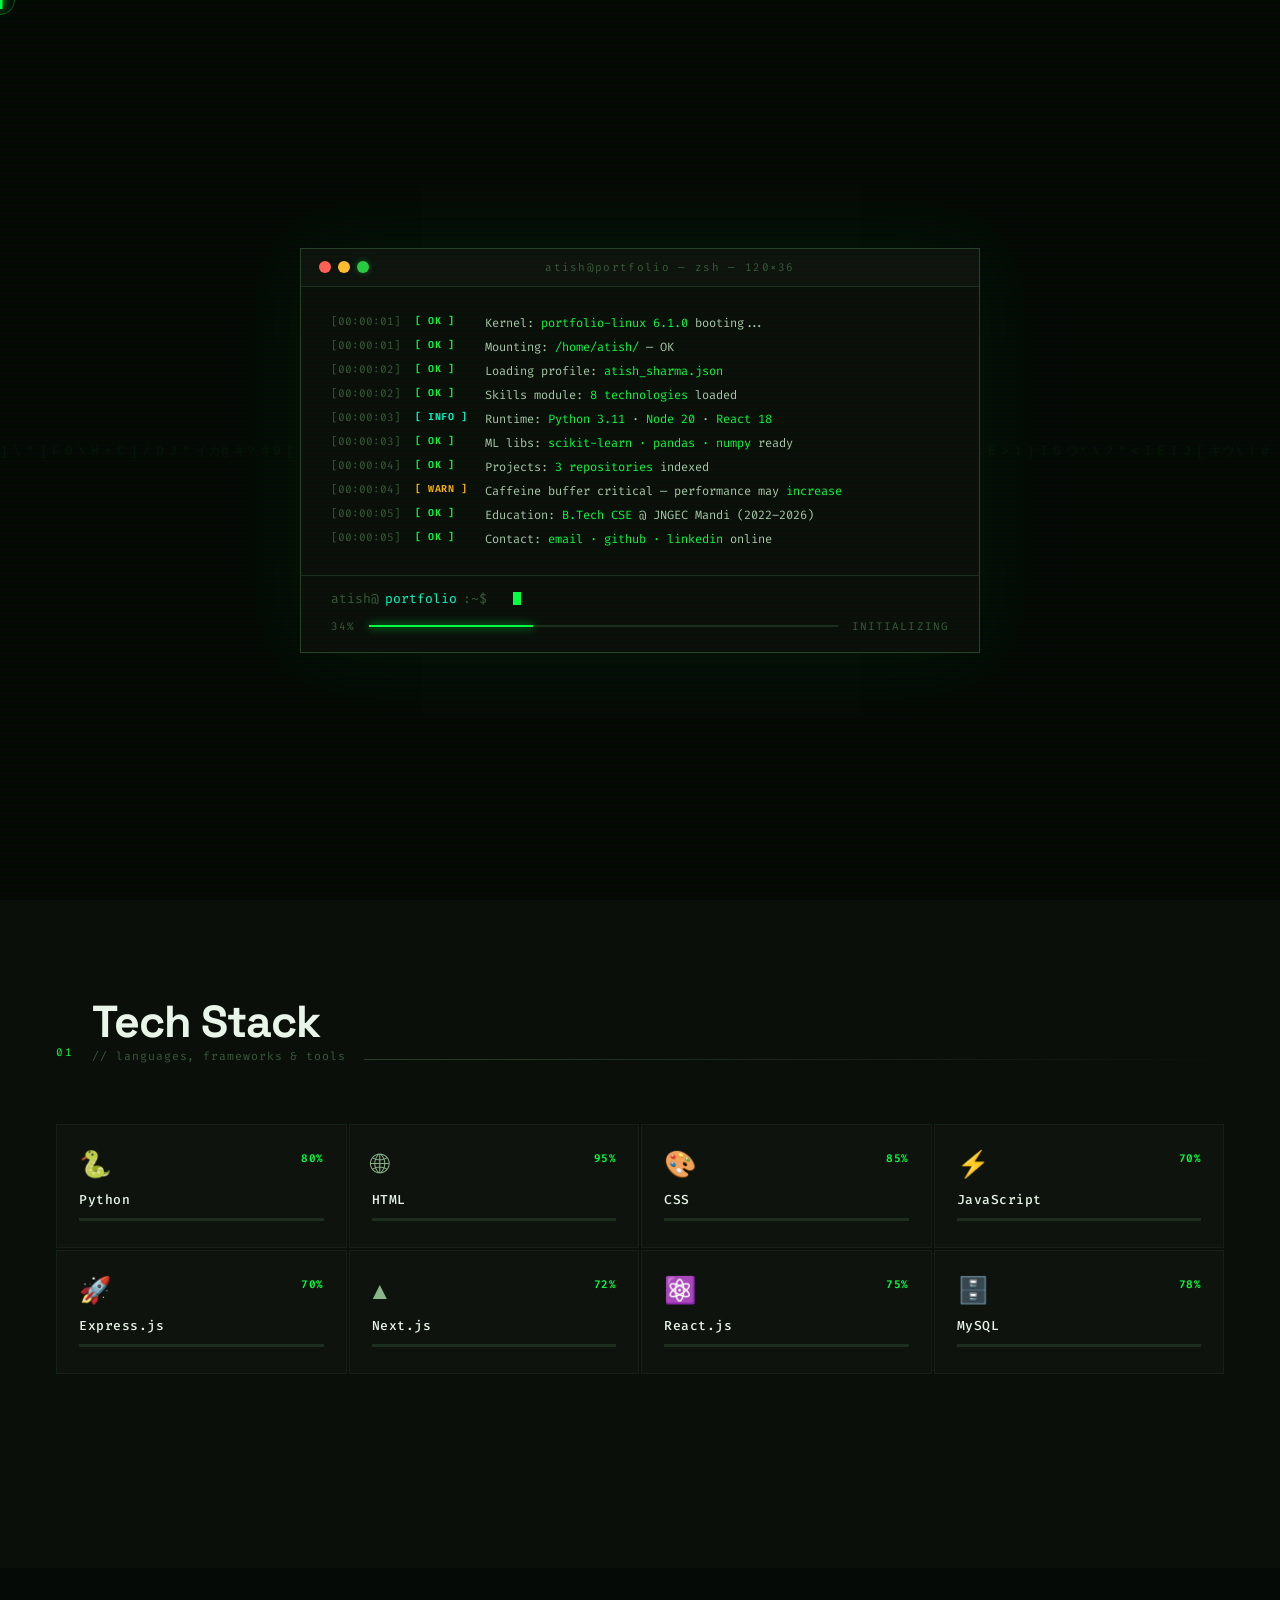
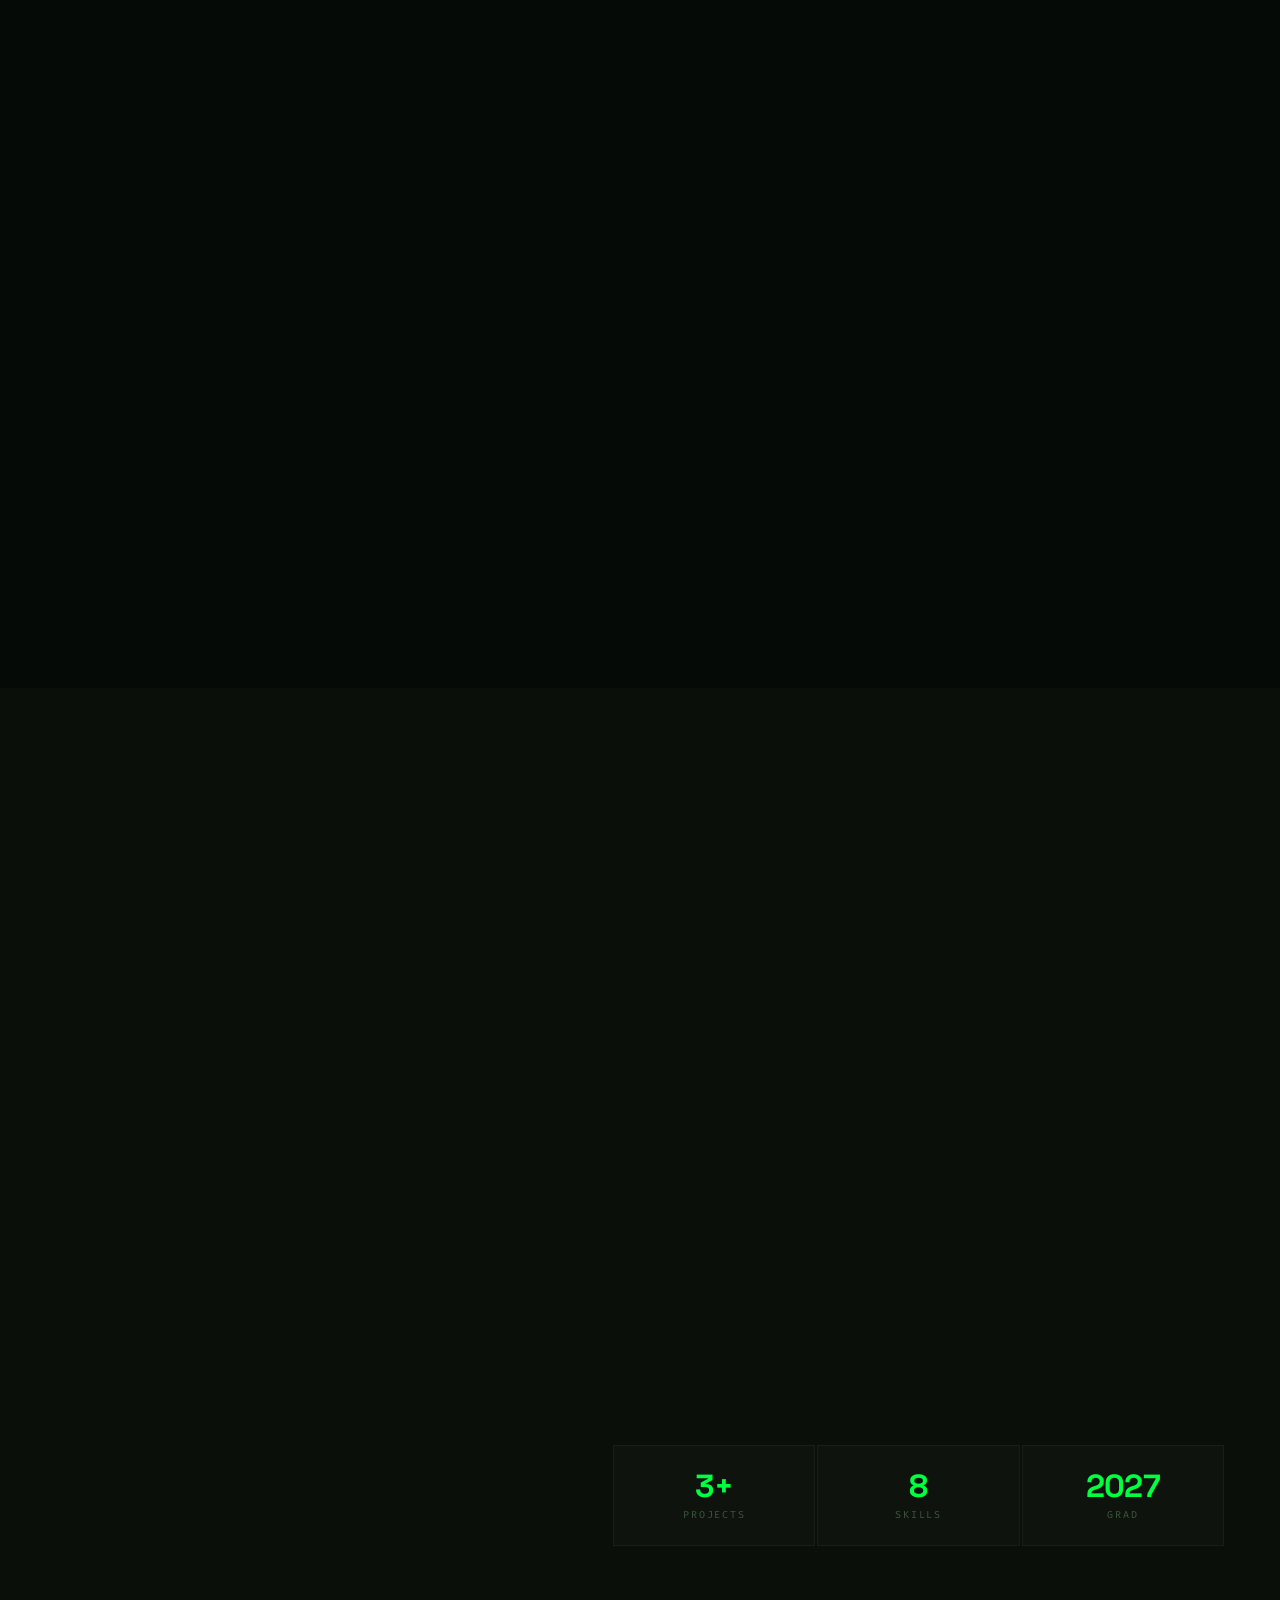
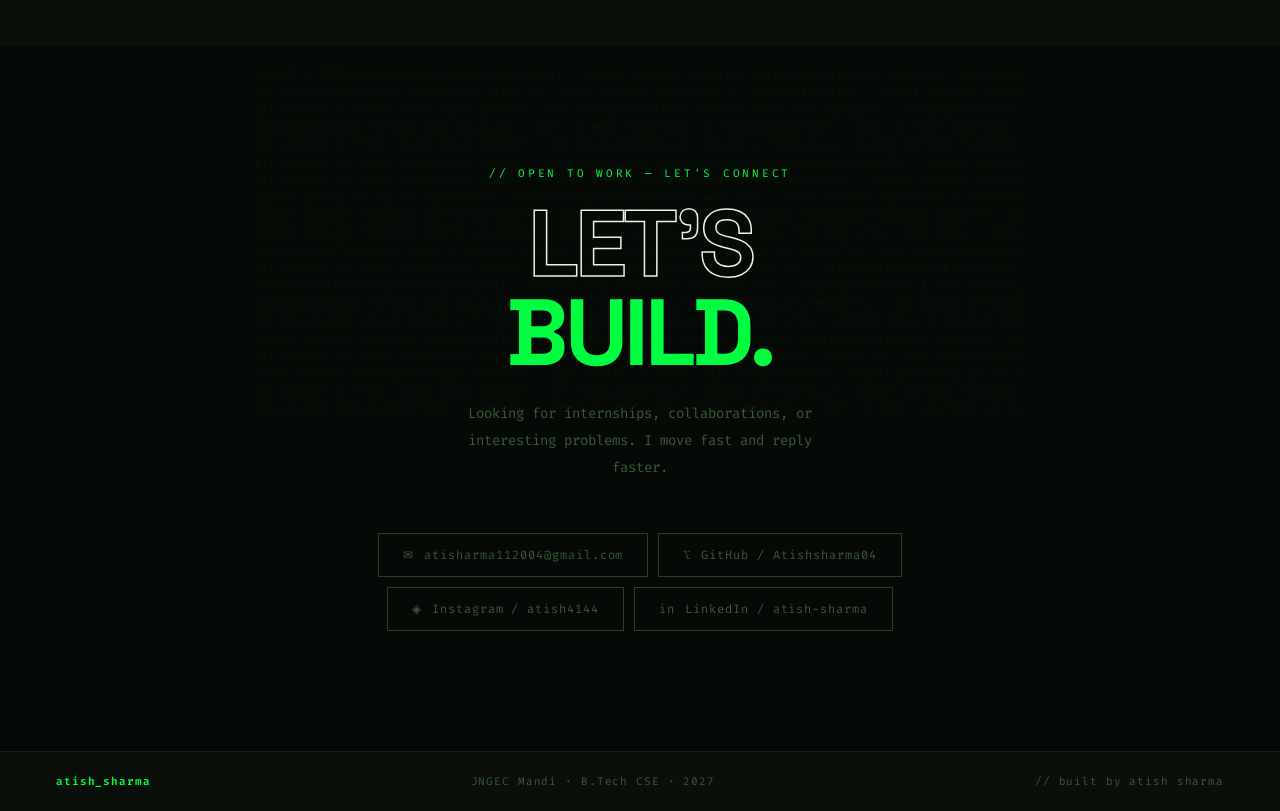
<file: index.html>
<!DOCTYPE html>
<html lang="en">
<head>
<meta charset="UTF-8">
<meta name="viewport" content="width=device-width, initial-scale=1.0">
<title>Atish Sharma — Developer</title>
<link href="https://fonts.googleapis.com/css2?family=Space+Grotesk:wght@400;500;600;700&family=Fira+Code:wght@300;400;500;600&display=swap" rel="stylesheet">
<link rel="stylesheet" href="style.css">
</head>
<body>

<!-- BOOT -->
<div id="boot">
  <canvas id="matrixCanvas"></canvas>
  <div class="boot-shell">
    <div class="boot-titlebar">
      <div class="tbar-dots">
        <div class="tbar-dot"></div><div class="tbar-dot"></div><div class="tbar-dot"></div>
      </div>
      <div class="tbar-title">atish@portfolio — zsh — 120×36</div>
    </div>
    <div class="boot-body" id="bootLog"></div>
    <div class="boot-footer">
      <div class="boot-prompt-line">
        <span style="color:var(--muted)">atish@</span><span class="p">portfolio</span>
        <span style="color:var(--muted)">:~$</span>&nbsp;
        <span id="bootTyped"></span><span style="display:inline-block;width:8px;height:13px;background:var(--green);animation:curBlink .9s step-end infinite;vertical-align:middle"></span>
      </div>
      <div class="boot-pbar-wrap">
        <span id="bootPct">0%</span>
        <div class="boot-pbar"><div class="boot-pbar-fill" id="bootFill"></div></div>
        <span>INITIALIZING</span>
      </div>
    </div>
  </div>
</div>

<!-- CURSOR -->
<div class="cur-dot" id="curDot"></div>
<div class="cur-ring" id="curRing"></div>

<!-- NAV -->
<nav id="mainNav">
  <div class="nav-logo">
    <span class="dim">~/</span>atish_sharma<span class="nb"></span>
  </div>
  <ul class="nav-links">
    <li><a href="#skills">skills</a></li>
    <li><a href="#projects">projects</a></li>
    <li><a href="#about">about</a></li>
    <li><a href="#contact">contact</a></li>
  </ul>
  <div class="nav-right"><div class="pdot"></div><span>open to work</span></div>
</nav>

<!-- HERO -->
<section id="hero">
  <div class="hero-left">
    <div class="hero-eyebrow">full-stack developer &amp; ai/ml engineer</div>
    <h1 class="hero-name">
      <span class="l1">ATISH</span>
      <span class="l2" data-text="SHARMA">SHARMA</span>
    </h1>
    <div class="hero-role">B.Tech CSE · JNGEC Mandi · Class of 2027</div>
    <p class="hero-desc">
      Building scalable, intelligent applications at the intersection of full-stack development and AI/ML. 
      I care about clean systems, good abstractions, and software that actually works.
    </p>
    <div class="hero-cta">
      <a href="#projects" class="btn btn-solid"><span>▶</span> view_projects()</a>
      <a href="#contact" class="btn btn-ghost"><span>✉</span> get_in_touch()</a>
    </div>
  </div>
  </div>

  <div class="hero-bar">
    <div class="hbar-item"><div class="hbar-val">3+</div><div class="hbar-key">// projects</div></div>
    <div class="hbar-item"><div class="hbar-val">8</div><div class="hbar-key">// technologies</div></div>
    <div class="hbar-item"><div class="hbar-val">'26</div><div class="hbar-key">// grad year</div></div>
    <div class="hbar-item"><div class="hbar-val">∞</div><div class="hbar-key">// curiosity</div></div>
  </div>
</section>

<!-- SKILLS -->
<section id="skills">
  <div class="sec-head reveal">
    <span class="sec-num">01</span>
    <div class="sec-label">
      <h2 class="sec-title">Tech Stack</h2>
      <div class="sec-comment">// languages, frameworks &amp; tools</div>
    </div>
    <div class="sec-rule"></div>
  </div>
  <div class="skills-grid">
    <div class="sk-card reveal rd1"><div class="sk-top"><span class="sk-icon">🐍</span><span class="sk-pct">80%</span></div><div class="sk-name">Python</div><div class="sk-bar-wrap"><div class="sk-bar-fill" data-w="80"></div></div></div>
    <div class="sk-card reveal rd2"><div class="sk-top"><span class="sk-icon">🌐</span><span class="sk-pct">95%</span></div><div class="sk-name">HTML</div><div class="sk-bar-wrap"><div class="sk-bar-fill" data-w="95"></div></div></div>
    <div class="sk-card reveal rd3"><div class="sk-top"><span class="sk-icon">🎨</span><span class="sk-pct">85%</span></div><div class="sk-name">CSS</div><div class="sk-bar-wrap"><div class="sk-bar-fill" data-w="85"></div></div></div>
    <div class="sk-card reveal rd4"><div class="sk-top"><span class="sk-icon">⚡</span><span class="sk-pct">70%</span></div><div class="sk-name">JavaScript</div><div class="sk-bar-wrap"><div class="sk-bar-fill" data-w="70"></div></div></div>
    <div class="sk-card reveal rd1"><div class="sk-top"><span class="sk-icon">🚀</span><span class="sk-pct">70%</span></div><div class="sk-name">Express.js</div><div class="sk-bar-wrap"><div class="sk-bar-fill" data-w="70"></div></div></div>
    <div class="sk-card reveal rd2"><div class="sk-top"><span class="sk-icon">▲</span><span class="sk-pct">72%</span></div><div class="sk-name">Next.js</div><div class="sk-bar-wrap"><div class="sk-bar-fill" data-w="72"></div></div></div>
    <div class="sk-card reveal rd3"><div class="sk-top"><span class="sk-icon">⚛️</span><span class="sk-pct">75%</span></div><div class="sk-name">React.js</div><div class="sk-bar-wrap"><div class="sk-bar-fill" data-w="75"></div></div></div>
    <div class="sk-card reveal rd4"><div class="sk-top"><span class="sk-icon">🗄️</span><span class="sk-pct">78%</span></div><div class="sk-name">MySQL</div><div class="sk-bar-wrap"><div class="sk-bar-fill" data-w="78"></div></div></div>
  </div>
  <div class="reveal" style="margin-top:20px">
    <div class="also-title">// also familiar with</div>
    <div class="also-tags">
      <span class="also-tag">scikit-learn</span><span class="also-tag">pandas</span><span class="also-tag">numpy</span>
      <span class="also-tag">matplotlib</span><span class="also-tag">git</span><span class="also-tag">REST APIs</span>
      <span class="also-tag">audio DSP</span><span class="also-tag">NLP</span><span class="also-tag">linux</span>
    </div>
  </div>
</section>

<!-- PROJECTS -->
<section id="projects">
  <div class="sec-head reveal">
    <span class="sec-num">02</span>
    <div class="sec-label">
      <h2 class="sec-title">Projects</h2>
      <div class="sec-comment">// selected work — ai, ml &amp; full-stack</div>
    </div>
    <div class="sec-rule"></div>
  </div>
  <div class="proj-grid">
    <div class="proj-card reveal rd1">
      <div class="proj-top">
        <span class="proj-folder">📁</span>
        <div class="proj-links-row"><a href="https://github.com/Atishsharma04" target="_blank" class="proj-lnk">↗ code</a></div>
      </div>
      <div class="proj-cat">AI · Machine Learning</div>
      <div class="proj-title">Spam Detection System</div>
      <div class="proj-desc">ML classifier distinguishing spam from legitimate messages with 98%+ accuracy. Implements NLP preprocessing pipelines, TF-IDF feature extraction, and ensemble classifier tuning.</div>
      <div class="proj-tags">
        <span class="proj-tag">Python</span><span class="proj-tag">NLP</span><span class="proj-tag">Scikit-learn</span><span class="proj-tag">Pandas</span>
      </div>
      <div class="proj-num">01</div>
    </div>
    <div class="proj-card reveal rd2">
      <div class="proj-top">
        <span class="proj-folder">📁</span>
        <div class="proj-links-row"><a href="https://github.com/Atishsharma04" target="_blank" class="proj-lnk">↗ code</a></div>
      </div>
      <div class="proj-cat">Data Science · ML</div>
      <div class="proj-title">House Price Predictor</div>
      <div class="proj-desc">Regression model estimating real-estate prices based on location, size and 15+ features. Full pipeline from data cleaning through model evaluation and visualisation dashboards.</div>
      <div class="proj-tags">
        <span class="proj-tag">Python</span><span class="proj-tag">Regression</span><span class="proj-tag">Pandas</span><span class="proj-tag">Matplotlib</span>
      </div>
      <div class="proj-num">02</div>
    </div>
    <div class="proj-card reveal rd3">
      <div class="proj-top">
        <span class="proj-folder">📁</span>
        <div class="proj-links-row"><a href="https://github.com/Atishsharma04" target="_blank" class="proj-lnk">↗ code</a></div>
      </div>
      <div class="proj-cat">AI · Audio Engineering</div>
      <div class="proj-title">Audio Pipeline</div>
      <div class="proj-desc">End-to-end audio processing system — raw signal preprocessing, spectral feature extraction (MFCCs, FFT), and integration with speech recognition backends for real-time transcription.</div>
      <div class="proj-tags">
        <span class="proj-tag">Python</span><span class="proj-tag">Audio DSP</span><span class="proj-tag">Speech Rec.</span><span class="proj-tag">AI</span>
      </div>
      <div class="proj-num">03</div>
    </div>
  </div>
</section>

<!-- ABOUT -->
<section id="about">
  <div class="sec-head reveal">
    <span class="sec-num">03</span>
    <div class="sec-label">
      <h2 class="sec-title">About Me</h2>
      <div class="sec-comment">// the human behind the keyboard</div>
    </div>
    <div class="sec-rule"></div>
  </div>
  <div class="about-layout">
    <div class="about-me reveal">
      <div class="about-tag">// bio.txt</div>
      <div class="about-name">Atish Sharma</div>
      <p class="about-para">I'm a <em>Computer Science student</em> at JNGEC Mandi building software that's fast, reliable, and solves real problems. My work spans <strong>full-stack web development</strong> and <strong>AI/ML engineering</strong> — I like understanding the full picture, not just one layer.</p>
      <p class="about-para">I got into AI because I wanted to understand what machines can actually learn from data — not just call an API. Every project I build, I'm thinking about the system design, edge cases, and what happens at scale.</p>
      <p class="about-para">When I'm not coding I'm reading about distributed systems, trying to break my own code, or pushing my LeetCode streak. <em>I write clean code, document it properly, and ship things that work.</em></p>
      <div class="about-chips">
        <span class="about-chip green">● available for internships</span>
        <span class="about-chip">clean code advocate</span>
        <span class="about-chip">system design nerd</span>
        <span class="about-chip">ml curious</span>
      </div>
    </div>
    <div class="about-right">
      <div class="edu-card reveal rd2">
        <div class="edu-label">// education.json</div>
        <div class="edu-title">Education</div>
        <div class="edu-row"><span class="edu-k">degree</span><span class="edu-v">B.Tech — Computer Science</span></div>
        <div class="edu-row"><span class="edu-k">institute</span><span class="edu-v">JNGEC Mandi, HP</span></div>
        <div class="edu-row"><span class="edu-k">duration</span><span class="edu-v">2023 — 2027</span></div>
        <div class="edu-row"><span class="edu-k">status</span><span class="edu-v live">currently pursuing</span></div>
        <div class="edu-row"><span class="edu-k">leetcode</span><span class="edu-v"><a href="https://leetcode.com/u/atishsharma04" target="_blank" style="color:var(--amber);text-decoration:none">@atishsharma04 ↗</a></span></div>
        <div class="edu-row"><span class="edu-k">github</span><span class="edu-v"><a href="https://github.com/Atishsharma04" target="_blank" style="color:var(--cyan);text-decoration:none">@Atishsharma04 ↗</a></span></div>
      </div>
      <div class="stat-row reveal rd3">
        <div class="stat-box"><div class="stat-val">3+</div><div class="stat-key">projects</div></div>
        <div class="stat-box"><div class="stat-val">8</div><div class="stat-key">skills</div></div>
        <div class="stat-box"><div class="stat-val">2027</div><div class="stat-key">grad</div></div>
      </div>
    </div>
  </div>
</section>

<!-- CONTACT -->
<section id="contact">
  <div class="contact-bg" id="contactBg"></div>
  <div class="contact-inner reveal">
    <div class="contact-pre">open to work — let's connect</div>
    <h2 class="contact-h">
      <span class="outline">LET'S</span><br>
      <span class="green">BUILD.</span>
    </h2>
    <p class="contact-sub">Looking for internships, collaborations, or interesting problems. I move fast and reply faster.</p>
    <div class="contact-grid">
      <a href="mailto:atisharma112004@gmail.com" class="c-btn"><span>✉</span><span>atisharma112004@gmail.com</span></a>
      <a href="https://github.com/Atishsharma04" target="_blank" class="c-btn"><span>⌥</span><span>GitHub / Atishsharma04</span></a>
      <a href="https://instagram.com/atish4144" target="_blank" class="c-btn"><span>◈</span><span>Instagram / atish4144</span></a>
      <a href="https://www.linkedin.com/in/atish-sharma-8946a7356" target="_blank" class="c-btn"><span>in</span><span>LinkedIn / atish-sharma</span></a>
    </div>
  </div>
</section>

<div class="dev3d-wrapper">

<div class="dev3d-card" id="devCard">

<div class="card-inner">

<!-- FRONT SIDE -->
<div class="card-front">

<div class="dev3d-header">
<div class="dev3d-dots">
<span></span><span></span><span></span>
</div>
<div class="dev3d-title">terminal.sh</div>
</div>

<div class="dev3d-body">

<img src="download (3).jpg" class="dev3d-avatar">

<div class="dev3d-name">Atish Sharma</div>

<div class="dev3d-terminal">
<span class="prompt">atish@dev:~$</span>
<span id="terminalText"></span>
<span class="blink"></span>
</div>

<div class="dev3d-buttons">
<a href="#projects" class="dev3d-btn">Projects</a>
<a href="https://github.com/Atishsharma04" target="_blank" class="dev3d-btn outline">GitHub</a>
</div>

</div>
</div>


<!-- BACK SIDE -->
<div class="card-back">

<img src="backpic.jpg" class="back-photo">

<div class="back-text">
sudo access --granted
</div>

</div>

</div>
</div>

</div>
<!-- 3D Developer Card -->
<!-- <div class="dev3d-wrapper">
  <div class="dev3d-card" id="devCard">

    <div class="dev3d-header">
      <div class="dev3d-dots">
        <span></span><span></span><span></span>
      </div>
      <div class="dev3d-title">terminal.sh</div>
    </div>

    <div class="dev3d-body"> -->

      <!-- use real image -->
      <!-- <img src="https://avatars.githubusercontent.com/u/583231?v=4" class="dev3d-avatar">

      <div class="dev3d-name">Atish Sharma</div>

      <div class="dev3d-terminal">
        <span class="prompt">atish@dev:~$</span>
        <span id="terminalText"></span>
        <span class="blink"></span>
      </div>

      <div class="dev3d-buttons">
        <a href="#projects" class="dev3d-btn">Projects</a>
        <a href="https://github.com/Atishsharma04" target="_blank" class="dev3d-btn outline">GitHub</a>
      </div>

    </div>
  </div>
</div> -->

<footer>
  <div class="footer-logo">atish_sharma</div>
  <div>JNGEC Mandi · B.Tech CSE · 2027</div>
  <div>// built by atish sharma</div>
</footer>

<script src="script.js"></script>
</body>
</html>
</file>
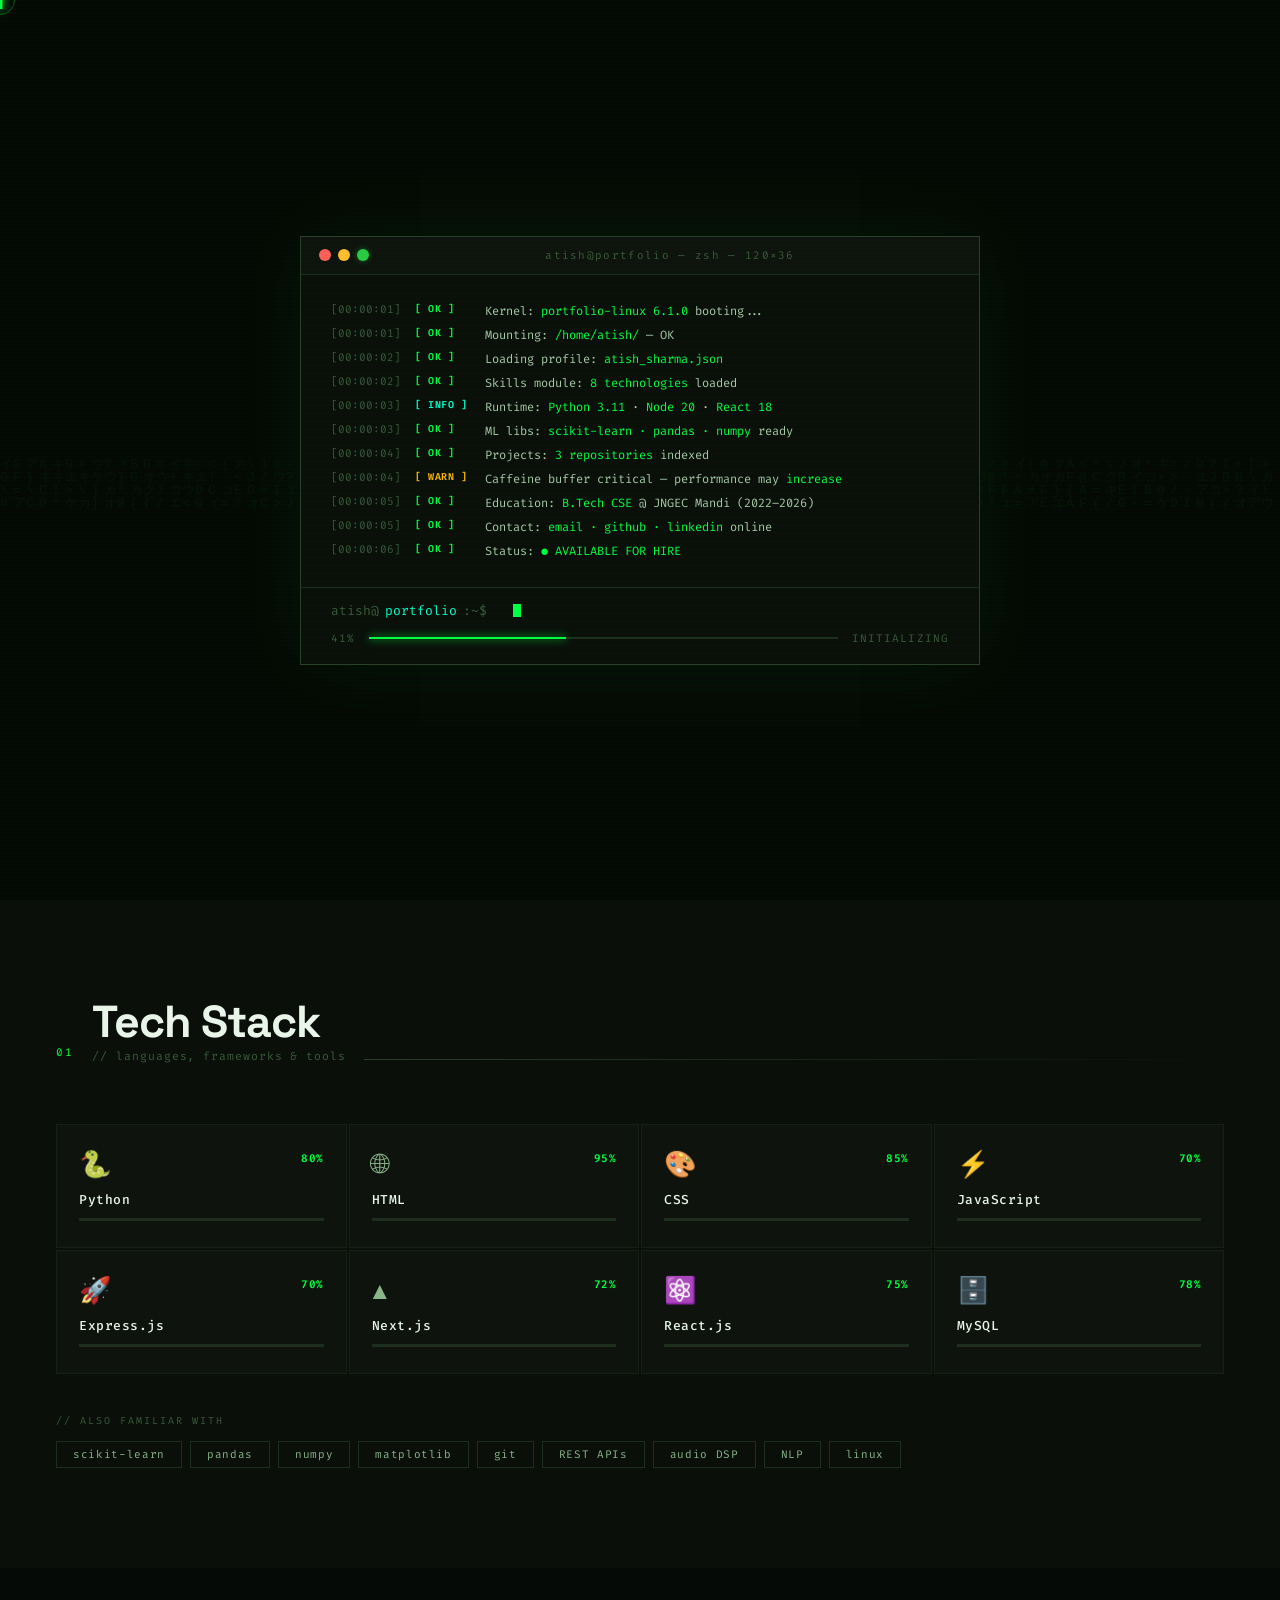
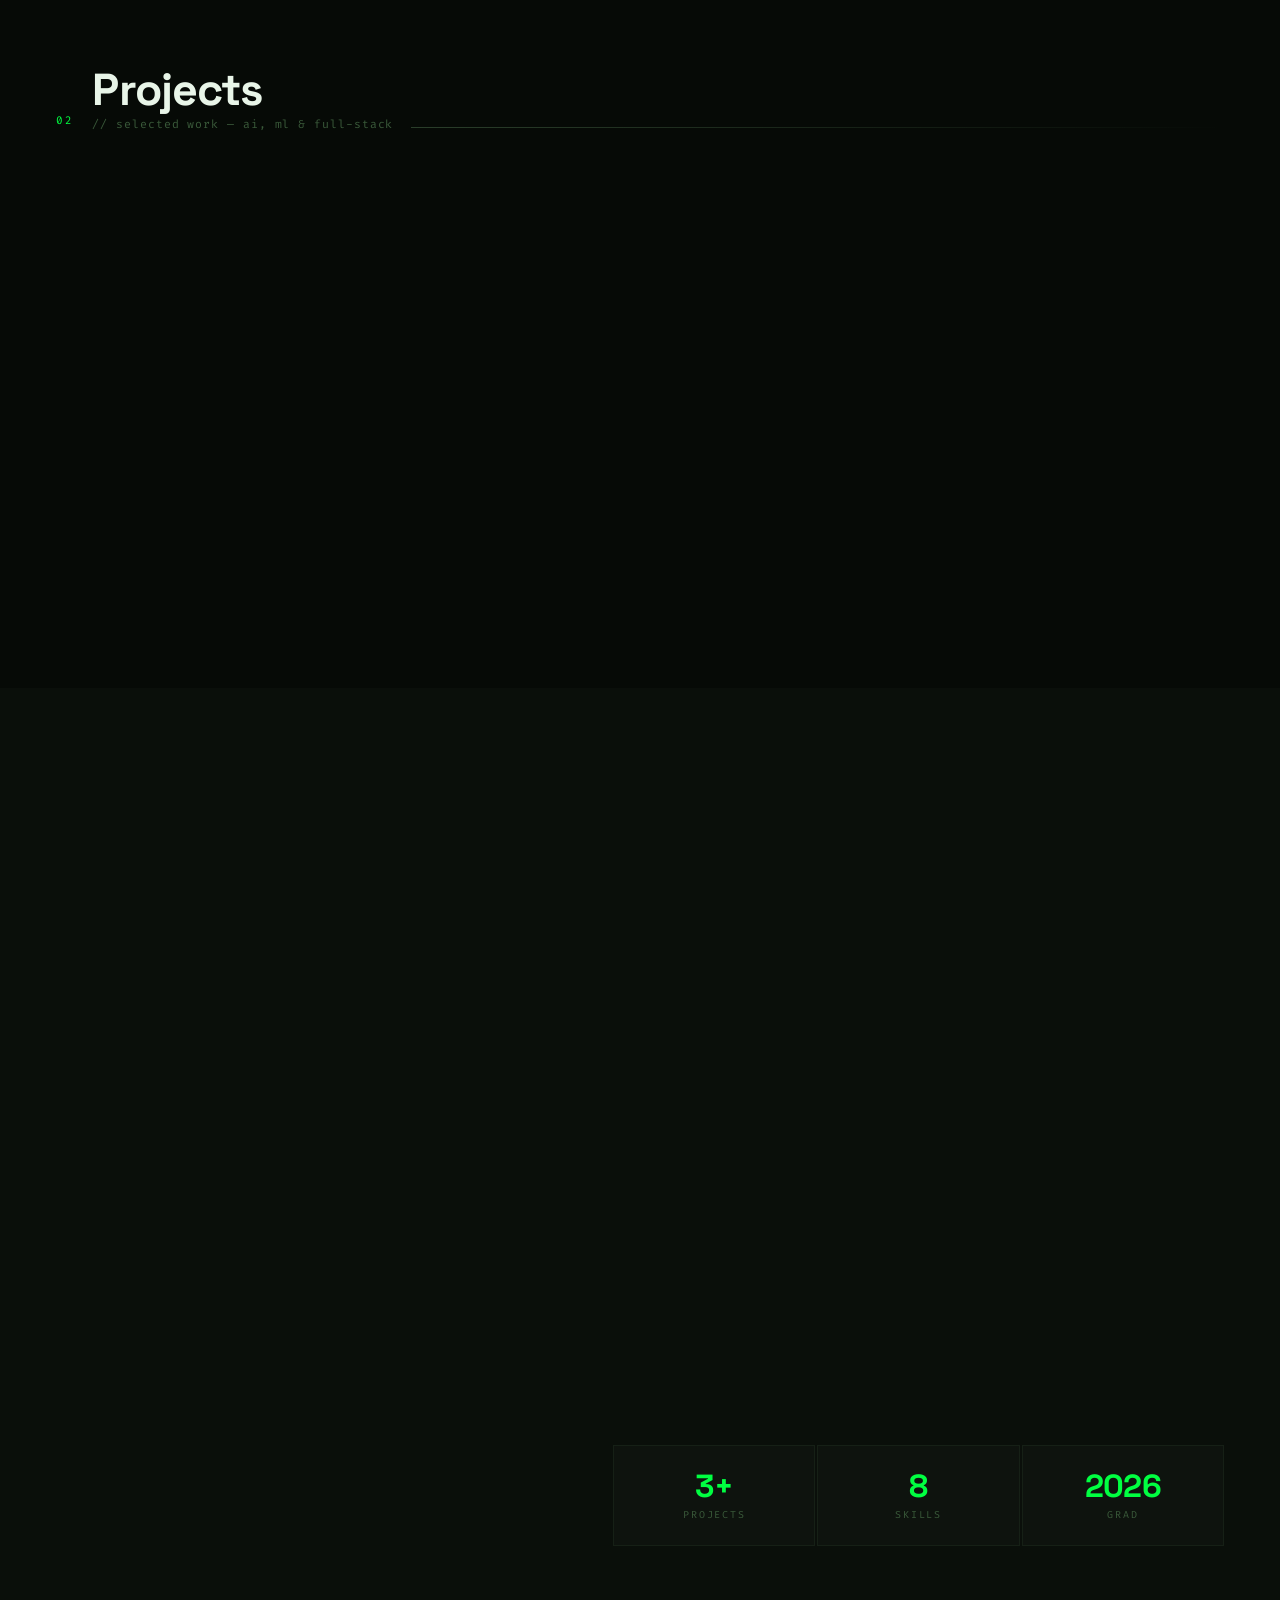
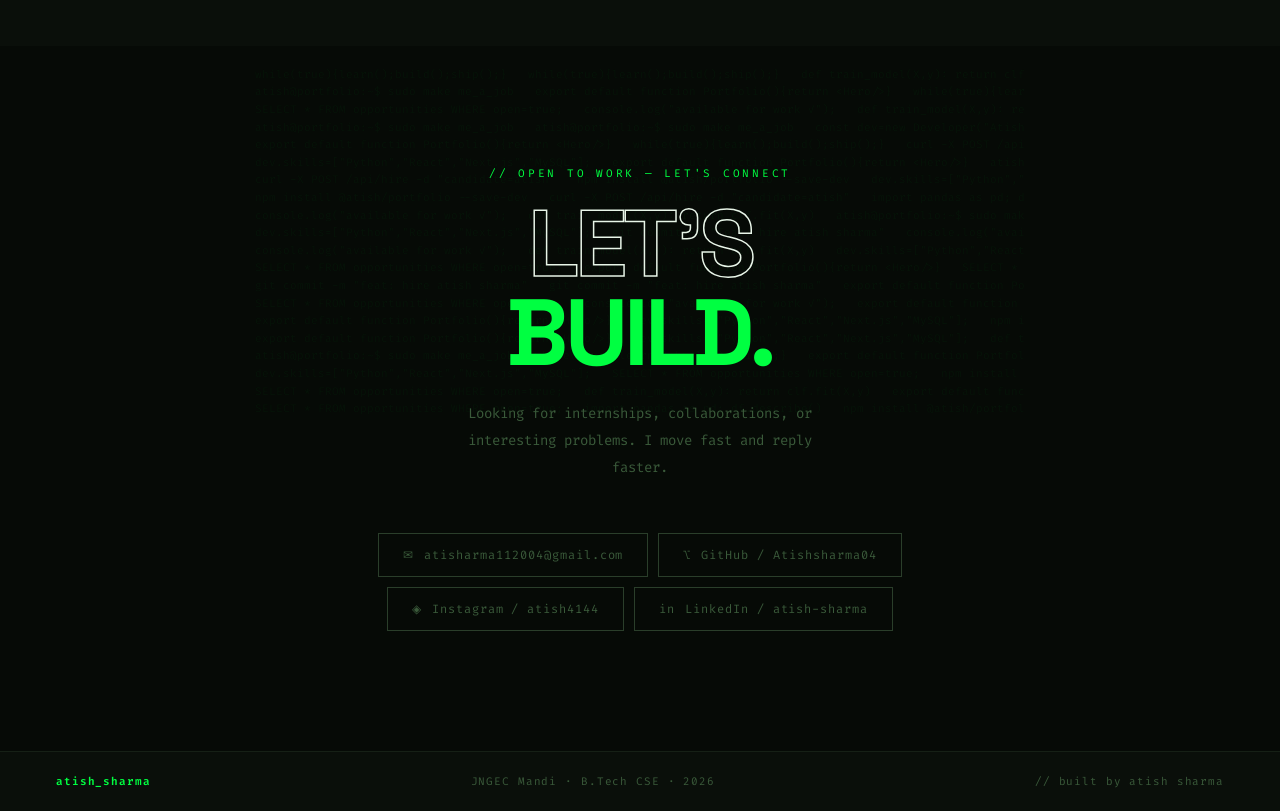
<file: portfolio2.html>
<!DOCTYPE html>
<html lang="en">
<head>
<meta charset="UTF-8">
<meta name="viewport" content="width=device-width, initial-scale=1.0">
<title>Atish Sharma — Developer</title>
<link href="https://fonts.googleapis.com/css2?family=Space+Grotesk:wght@400;500;600;700&family=Fira+Code:wght@300;400;500;600&display=swap" rel="stylesheet">
<link rel="stylesheet" href="style.css">
</head>
<body>

<!-- BOOT -->
<div id="boot">
  <canvas id="matrixCanvas"></canvas>
  <div class="boot-shell">
    <div class="boot-titlebar">
      <div class="tbar-dots">
        <div class="tbar-dot"></div><div class="tbar-dot"></div><div class="tbar-dot"></div>
      </div>
      <div class="tbar-title">atish@portfolio — zsh — 120×36</div>
    </div>
    <div class="boot-body" id="bootLog"></div>
    <div class="boot-footer">
      <div class="boot-prompt-line">
        <span style="color:var(--muted)">atish@</span><span class="p">portfolio</span>
        <span style="color:var(--muted)">:~$</span>&nbsp;
        <span id="bootTyped"></span><span style="display:inline-block;width:8px;height:13px;background:var(--green);animation:curBlink .9s step-end infinite;vertical-align:middle"></span>
      </div>
      <div class="boot-pbar-wrap">
        <span id="bootPct">0%</span>
        <div class="boot-pbar"><div class="boot-pbar-fill" id="bootFill"></div></div>
        <span>INITIALIZING</span>
      </div>
    </div>
  </div>
</div>

<!-- CURSOR -->
<div class="cur-dot" id="curDot"></div>
<div class="cur-ring" id="curRing"></div>

<!-- NAV -->
<nav id="mainNav">
  <div class="nav-logo">
    <span class="dim">~/</span>atish_sharma<span class="nb"></span>
  </div>
  <ul class="nav-links">
    <li><a href="#skills">skills</a></li>
    <li><a href="#projects">projects</a></li>
    <li><a href="#about">about</a></li>
    <li><a href="#contact">contact</a></li>
  </ul>
  <div class="nav-right"><div class="pdot"></div><span>open to work</span></div>
</nav>

<!-- HERO -->
<section id="hero">
  <div class="hero-left">
    <div class="hero-eyebrow">full-stack developer &amp; ai/ml engineer</div>
    <h1 class="hero-name">
      <span class="l1">ATISH</span>
      <span class="l2" data-text="SHARMA">SHARMA</span>
    </h1>
    <div class="hero-role">B.Tech CSE · JNGEC Mandi · Class of 2026</div>
    <p class="hero-desc">
      Building scalable, intelligent applications at the intersection of full-stack development and AI/ML. 
      I care about clean systems, good abstractions, and software that actually works.
    </p>
    <div class="hero-cta">
      <a href="#projects" class="btn btn-solid"><span>▶</span> view_projects()</a>
      <a href="#contact" class="btn btn-ghost"><span>✉</span> get_in_touch()</a>
    </div>
  </div>

  <div class="hero-right">
    <div class="term-win">
      <div class="term-bar">
        <div class="tdots"><div class="tdot"></div><div class="tdot"></div><div class="tdot"></div></div>
        <div class="term-bar-title">bash — atish@portfolio:~</div>
      </div>
      <div class="term-body">
        <div class="tl trev t01"><span class="tp"><span class="h">atish</span><span class="s">@</span><span class="p">portfolio</span> ~$&nbsp;</span><span class="tc">cat about.txt</span></div>
        <span class="to g trev t02">Name    : Atish Sharma</span>
        <span class="to g trev t03">Role    : Dev + ML Engineer</span>
        <span class="to g trev t04">Status  : <span style="color:var(--green)">● available now</span></span>
        <span class="to d trev t05">&nbsp;</span>
        <div class="tl trev t06"><span class="tp"><span class="h">atish</span><span class="s">@</span><span class="p">portfolio</span> ~$&nbsp;</span><span class="tc">ls skills/</span></div>
        <span class="to c trev t07">Python&nbsp;&nbsp;&nbsp;HTML&nbsp;&nbsp;&nbsp;&nbsp;CSS&nbsp;&nbsp;&nbsp;&nbsp;&nbsp;JavaScript</span>
        <span class="to c trev t08">React.js Next.js Express  MySQL</span>
        <span class="to d trev t09">&nbsp;</span>
        <div class="tl trev t10"><span class="tp"><span class="h">atish</span><span class="s">@</span><span class="p">portfolio</span> ~$&nbsp;</span><span class="tc">git log --oneline</span></div>
        <span class="to trev t11"><span class="a">7f3a91c</span> feat(ml): spam detection — 98.2% acc</span>
        <span class="to trev t12"><span class="a">2d8e44b</span> feat(ml): house price predictor</span>
        <span class="to trev t13"><span class="a">5c1b90f</span> feat(ai): audio dsp + speech pipeline</span>
        <span class="to d trev t14">&nbsp;</span>
        <div class="tl trev t15"><span class="tp"><span class="h">atish</span><span class="s">@</span><span class="p">portfolio</span> ~$&nbsp;</span><span class="tblink"></span></div>
      </div>
    </div>
  </div>

  <div class="hero-bar">
    <div class="hbar-item"><div class="hbar-val">3+</div><div class="hbar-key">// projects</div></div>
    <div class="hbar-item"><div class="hbar-val">8</div><div class="hbar-key">// technologies</div></div>
    <div class="hbar-item"><div class="hbar-val">'26</div><div class="hbar-key">// grad year</div></div>
    <div class="hbar-item"><div class="hbar-val">∞</div><div class="hbar-key">// curiosity</div></div>
  </div>
</section>

<!-- SKILLS -->
<section id="skills">
  <div class="sec-head reveal">
    <span class="sec-num">01</span>
    <div class="sec-label">
      <h2 class="sec-title">Tech Stack</h2>
      <div class="sec-comment">// languages, frameworks &amp; tools</div>
    </div>
    <div class="sec-rule"></div>
  </div>
  <div class="skills-grid">
    <div class="sk-card reveal rd1"><div class="sk-top"><span class="sk-icon">🐍</span><span class="sk-pct">80%</span></div><div class="sk-name">Python</div><div class="sk-bar-wrap"><div class="sk-bar-fill" data-w="80"></div></div></div>
    <div class="sk-card reveal rd2"><div class="sk-top"><span class="sk-icon">🌐</span><span class="sk-pct">95%</span></div><div class="sk-name">HTML</div><div class="sk-bar-wrap"><div class="sk-bar-fill" data-w="95"></div></div></div>
    <div class="sk-card reveal rd3"><div class="sk-top"><span class="sk-icon">🎨</span><span class="sk-pct">85%</span></div><div class="sk-name">CSS</div><div class="sk-bar-wrap"><div class="sk-bar-fill" data-w="85"></div></div></div>
    <div class="sk-card reveal rd4"><div class="sk-top"><span class="sk-icon">⚡</span><span class="sk-pct">70%</span></div><div class="sk-name">JavaScript</div><div class="sk-bar-wrap"><div class="sk-bar-fill" data-w="70"></div></div></div>
    <div class="sk-card reveal rd1"><div class="sk-top"><span class="sk-icon">🚀</span><span class="sk-pct">70%</span></div><div class="sk-name">Express.js</div><div class="sk-bar-wrap"><div class="sk-bar-fill" data-w="70"></div></div></div>
    <div class="sk-card reveal rd2"><div class="sk-top"><span class="sk-icon">▲</span><span class="sk-pct">72%</span></div><div class="sk-name">Next.js</div><div class="sk-bar-wrap"><div class="sk-bar-fill" data-w="72"></div></div></div>
    <div class="sk-card reveal rd3"><div class="sk-top"><span class="sk-icon">⚛️</span><span class="sk-pct">75%</span></div><div class="sk-name">React.js</div><div class="sk-bar-wrap"><div class="sk-bar-fill" data-w="75"></div></div></div>
    <div class="sk-card reveal rd4"><div class="sk-top"><span class="sk-icon">🗄️</span><span class="sk-pct">78%</span></div><div class="sk-name">MySQL</div><div class="sk-bar-wrap"><div class="sk-bar-fill" data-w="78"></div></div></div>
  </div>
  <div class="reveal" style="margin-top:20px">
    <div class="also-title">// also familiar with</div>
    <div class="also-tags">
      <span class="also-tag">scikit-learn</span><span class="also-tag">pandas</span><span class="also-tag">numpy</span>
      <span class="also-tag">matplotlib</span><span class="also-tag">git</span><span class="also-tag">REST APIs</span>
      <span class="also-tag">audio DSP</span><span class="also-tag">NLP</span><span class="also-tag">linux</span>
    </div>
  </div>
</section>

<!-- PROJECTS -->
<section id="projects">
  <div class="sec-head reveal">
    <span class="sec-num">02</span>
    <div class="sec-label">
      <h2 class="sec-title">Projects</h2>
      <div class="sec-comment">// selected work — ai, ml &amp; full-stack</div>
    </div>
    <div class="sec-rule"></div>
  </div>
  <div class="proj-grid">
    <div class="proj-card reveal rd1">
      <div class="proj-top">
        <span class="proj-folder">📁</span>
        <div class="proj-links-row"><a href="https://github.com/Atishsharma04" target="_blank" class="proj-lnk">↗ code</a></div>
      </div>
      <div class="proj-cat">AI · Machine Learning</div>
      <div class="proj-title">Spam Detection System</div>
      <div class="proj-desc">ML classifier distinguishing spam from legitimate messages with 98%+ accuracy. Implements NLP preprocessing pipelines, TF-IDF feature extraction, and ensemble classifier tuning.</div>
      <div class="proj-tags">
        <span class="proj-tag">Python</span><span class="proj-tag">NLP</span><span class="proj-tag">Scikit-learn</span><span class="proj-tag">Pandas</span>
      </div>
      <div class="proj-num">01</div>
    </div>
    <div class="proj-card reveal rd2">
      <div class="proj-top">
        <span class="proj-folder">📁</span>
        <div class="proj-links-row"><a href="https://github.com/Atishsharma04" target="_blank" class="proj-lnk">↗ code</a></div>
      </div>
      <div class="proj-cat">Data Science · ML</div>
      <div class="proj-title">House Price Predictor</div>
      <div class="proj-desc">Regression model estimating real-estate prices based on location, size and 15+ features. Full pipeline from data cleaning through model evaluation and visualisation dashboards.</div>
      <div class="proj-tags">
        <span class="proj-tag">Python</span><span class="proj-tag">Regression</span><span class="proj-tag">Pandas</span><span class="proj-tag">Matplotlib</span>
      </div>
      <div class="proj-num">02</div>
    </div>
    <div class="proj-card reveal rd3">
      <div class="proj-top">
        <span class="proj-folder">📁</span>
        <div class="proj-links-row"><a href="https://github.com/Atishsharma04" target="_blank" class="proj-lnk">↗ code</a></div>
      </div>
      <div class="proj-cat">AI · Audio Engineering</div>
      <div class="proj-title">Audio Pipeline</div>
      <div class="proj-desc">End-to-end audio processing system — raw signal preprocessing, spectral feature extraction (MFCCs, FFT), and integration with speech recognition backends for real-time transcription.</div>
      <div class="proj-tags">
        <span class="proj-tag">Python</span><span class="proj-tag">Audio DSP</span><span class="proj-tag">Speech Rec.</span><span class="proj-tag">AI</span>
      </div>
      <div class="proj-num">03</div>
    </div>
  </div>
</section>

<!-- ABOUT -->
<section id="about">
  <div class="sec-head reveal">
    <span class="sec-num">03</span>
    <div class="sec-label">
      <h2 class="sec-title">About Me</h2>
      <div class="sec-comment">// the human behind the keyboard</div>
    </div>
    <div class="sec-rule"></div>
  </div>
  <div class="about-layout">
    <div class="about-me reveal">
      <div class="about-tag">// bio.txt</div>
      <div class="about-name">Atish Sharma</div>
      <p class="about-para">I'm a <em>Computer Science student</em> at JNGEC Mandi building software that's fast, reliable, and solves real problems. My work spans <strong>full-stack web development</strong> and <strong>AI/ML engineering</strong> — I like understanding the full picture, not just one layer.</p>
      <p class="about-para">I got into AI because I wanted to understand what machines can actually learn from data — not just call an API. Every project I build, I'm thinking about the system design, edge cases, and what happens at scale.</p>
      <p class="about-para">When I'm not coding I'm reading about distributed systems, trying to break my own code, or pushing my LeetCode streak. <em>I write clean code, document it properly, and ship things that work.</em></p>
      <div class="about-chips">
        <span class="about-chip green">● available for internships</span>
        <span class="about-chip">clean code advocate</span>
        <span class="about-chip">system design nerd</span>
        <span class="about-chip">ml curious</span>
      </div>
    </div>
    <div class="about-right">
      <div class="edu-card reveal rd2">
        <div class="edu-label">// education.json</div>
        <div class="edu-title">Education</div>
        <div class="edu-row"><span class="edu-k">degree</span><span class="edu-v">B.Tech — Computer Science</span></div>
        <div class="edu-row"><span class="edu-k">institute</span><span class="edu-v">JNGEC Mandi, HP</span></div>
        <div class="edu-row"><span class="edu-k">duration</span><span class="edu-v">2022 — 2026</span></div>
        <div class="edu-row"><span class="edu-k">status</span><span class="edu-v live">currently pursuing</span></div>
        <div class="edu-row"><span class="edu-k">leetcode</span><span class="edu-v"><a href="https://leetcode.com/u/atishsharma04" target="_blank" style="color:var(--amber);text-decoration:none">@atishsharma04 ↗</a></span></div>
        <div class="edu-row"><span class="edu-k">github</span><span class="edu-v"><a href="https://github.com/Atishsharma04" target="_blank" style="color:var(--cyan);text-decoration:none">@Atishsharma04 ↗</a></span></div>
      </div>
      <div class="stat-row reveal rd3">
        <div class="stat-box"><div class="stat-val">3+</div><div class="stat-key">projects</div></div>
        <div class="stat-box"><div class="stat-val">8</div><div class="stat-key">skills</div></div>
        <div class="stat-box"><div class="stat-val">2026</div><div class="stat-key">grad</div></div>
      </div>
    </div>
  </div>
</section>

<!-- CONTACT -->
<section id="contact">
  <div class="contact-bg" id="contactBg"></div>
  <div class="contact-inner reveal">
    <div class="contact-pre">open to work — let's connect</div>
    <h2 class="contact-h">
      <span class="outline">LET'S</span><br>
      <span class="green">BUILD.</span>
    </h2>
    <p class="contact-sub">Looking for internships, collaborations, or interesting problems. I move fast and reply faster.</p>
    <div class="contact-grid">
      <a href="mailto:atisharma112004@gmail.com" class="c-btn"><span>✉</span><span>atisharma112004@gmail.com</span></a>
      <a href="https://github.com/Atishsharma04" target="_blank" class="c-btn"><span>⌥</span><span>GitHub / Atishsharma04</span></a>
      <a href="https://instagram.com/atish4144" target="_blank" class="c-btn"><span>◈</span><span>Instagram / atish4144</span></a>
      <a href="https://www.linkedin.com/in/atish-sharma-8946a7356" target="_blank" class="c-btn"><span>in</span><span>LinkedIn / atish-sharma</span></a>
    </div>
  </div>
</section>

<div class="dev3d-wrapper">

<div class="dev3d-card" id="devCard">

<div class="card-inner">

<!-- FRONT SIDE -->
<div class="card-front">

<div class="dev3d-header">
<div class="dev3d-dots">
<span></span><span></span><span></span>
</div>
<div class="dev3d-title">terminal.sh</div>
</div>

<div class="dev3d-body">

<img src="download (3).jpg" class="dev3d-avatar">

<div class="dev3d-name">Atish Sharma</div>

<div class="dev3d-terminal">
<span class="prompt">atish@dev:~$</span>
<span id="terminalText"></span>
<span class="blink"></span>
</div>

<div class="dev3d-buttons">
<a href="#projects" class="dev3d-btn">Projects</a>
<a href="https://github.com/Atishsharma04" target="_blank" class="dev3d-btn outline">GitHub</a>
</div>

</div>
</div>


<!-- BACK SIDE -->
<div class="card-back">

<img src="backpic.jpg" class="back-photo">

<div class="back-text">
sudo access --granted
</div>

</div>

</div>
</div>

</div>
<!-- 3D Developer Card -->
<!-- <div class="dev3d-wrapper">
  <div class="dev3d-card" id="devCard">

    <div class="dev3d-header">
      <div class="dev3d-dots">
        <span></span><span></span><span></span>
      </div>
      <div class="dev3d-title">terminal.sh</div>
    </div>

    <div class="dev3d-body"> -->

      <!-- use real image -->
      <!-- <img src="https://avatars.githubusercontent.com/u/583231?v=4" class="dev3d-avatar">

      <div class="dev3d-name">Atish Sharma</div>

      <div class="dev3d-terminal">
        <span class="prompt">atish@dev:~$</span>
        <span id="terminalText"></span>
        <span class="blink"></span>
      </div>

      <div class="dev3d-buttons">
        <a href="#projects" class="dev3d-btn">Projects</a>
        <a href="https://github.com/Atishsharma04" target="_blank" class="dev3d-btn outline">GitHub</a>
      </div>

    </div>
  </div>
</div> -->

<footer>
  <div class="footer-logo">atish_sharma</div>
  <div>JNGEC Mandi · B.Tech CSE · 2026</div>
  <div>// built by atish sharma</div>
</footer>

<script src="script.js"></script>
</body>
</html>
</file>
<file: style.css>
*,*::before,*::after{margin:0;padding:0;box-sizing:border-box}
:root{
  --bg:#060a06;--surface:#0a0f0a;--card:#0e130e;--card2:#111811;
  --border:#162016;--border2:#1e2e1e;--border3:#2a3e2a;
  --green:#00ff41;--green2:#00cc33;--green3:#008822;--greendim:#003311;
  --cyan:#00ffcc;--amber:#ffb700;--red:#ff3355;
  --text:#8ab48a;--text2:#a8c8a8;--muted:#3a5a3a;--white:#e8f5e8;
}
html{scroll-behavior:smooth;scrollbar-width:thin;scrollbar-color:var(--green3) var(--surface)}
::-webkit-scrollbar{width:4px}
::-webkit-scrollbar-track{background:var(--surface)}
::-webkit-scrollbar-thumb{background:var(--green3)}
body{background:var(--bg);color:var(--text);font-family:'Fira Code',monospace;overflow-x:hidden;cursor:none}
body::after{content:'';position:fixed;inset:0;pointer-events:none;z-index:9999;
  background:repeating-linear-gradient(0deg,transparent,transparent 2px,rgba(0,255,65,.012) 2px,rgba(0,255,65,.012) 4px)}

/* CURSOR */
.cur-dot{position:fixed;width:5px;height:18px;background:var(--green);pointer-events:none;z-index:20000;
  transform:translate(-50%,-50%);box-shadow:0 0 10px var(--green);animation:curBlink .9s step-end infinite}
.cur-ring{position:fixed;width:30px;height:30px;border:1px solid rgba(0,255,65,.35);border-radius:50%;
  pointer-events:none;z-index:19999;transform:translate(-50%,-50%);transition:width .18s,height .18s}
@keyframes curBlink{0%,100%{opacity:1}50%{opacity:0}}

/* BOOT SCREEN */
#boot{position:fixed;inset:0;z-index:8000;background:var(--bg);
  display:flex;flex-direction:column;align-items:center;justify-content:center;padding:40px 20px}
#matrixCanvas{position:absolute;inset:0;opacity:.18;pointer-events:none}
.boot-shell{position:relative;z-index:2;width:100%;max-width:680px;
  background:var(--surface);border:1px solid var(--border3);
  box-shadow:0 0 80px rgba(0,255,65,.06)}
.boot-titlebar{padding:11px 18px;background:var(--card);border-bottom:1px solid var(--border2);
  display:flex;align-items:center;gap:10px}
.tbar-dots{display:flex;gap:7px}
.tbar-dot{width:12px;height:12px;border-radius:50%}
.tbar-dot:nth-child(1){background:#ff5f57}
.tbar-dot:nth-child(2){background:#ffbd2e}
.tbar-dot:nth-child(3){background:#28ca41;box-shadow:0 0 6px #28ca4166}
.tbar-title{flex:1;text-align:center;font-size:11px;color:var(--muted);letter-spacing:.12em}
.boot-body{padding:24px 30px;min-height:280px;max-height:55vh;overflow-y:auto}
.blog-line{display:flex;gap:14px;font-size:12px;line-height:2;opacity:0;animation:bline .05s ease forwards}
.blog-ts{color:var(--muted);font-size:11px;min-width:66px}
.blog-badge{font-size:10px;font-weight:600;letter-spacing:.06em;min-width:56px}
.blog-line.ok .blog-badge{color:var(--green)}
.blog-line.info .blog-badge{color:var(--cyan)}
.blog-line.warn .blog-badge{color:var(--amber)}
.blog-msg{color:var(--text2)}
.blog-msg em{color:var(--green);font-style:normal}
.boot-footer{padding:14px 30px 18px;border-top:1px solid var(--border2)}
.boot-prompt-line{font-size:13px;color:var(--green);display:flex;align-items:center;gap:6px;margin-bottom:12px}
.boot-prompt-line .p{color:var(--cyan)}
.boot-pbar-wrap{display:flex;align-items:center;gap:14px;font-size:11px;color:var(--muted);letter-spacing:.1em}
.boot-pbar{flex:1;height:2px;background:var(--border2)}
.boot-pbar-fill{height:100%;width:0;background:var(--green);box-shadow:0 0 8px var(--green);transition:width .05s linear}
@keyframes bline{to{opacity:1}}

/* NAV */
nav{position:fixed;top:0;left:0;right:0;z-index:200;height:54px;
  background:rgba(6,10,6,.95);backdrop-filter:blur(16px);border-bottom:1px solid var(--border2);
  padding:0 56px;display:flex;align-items:center;justify-content:space-between;
  opacity:0;transition:opacity .6s}
nav.show{opacity:1}
.nav-logo{font-size:13px;font-weight:600;color:var(--green);letter-spacing:.04em;display:flex;align-items:center;gap:4px}
.nav-logo .dim{color:var(--muted)}
.nav-logo .nb{display:inline-block;width:8px;height:13px;background:var(--green);
  animation:curBlink .9s step-end infinite;vertical-align:middle;margin-left:2px}
.nav-links{list-style:none;display:flex;gap:2px}
.nav-links a{font-size:11.5px;color:var(--muted);text-decoration:none;letter-spacing:.08em;
  padding:6px 16px;border:1px solid transparent;transition:all .2s}
.nav-links a:hover,.nav-links a.active{color:var(--green);border-color:var(--border3);background:rgba(0,255,65,.04)}
.nav-right{display:flex;align-items:center;gap:10px;font-size:11px;color:var(--muted);letter-spacing:.08em}
.pdot{width:7px;height:7px;border-radius:50%;background:var(--green);box-shadow:0 0 8px var(--green);
  animation:pdotAnim 2.5s ease-in-out infinite}
@keyframes pdotAnim{0%,100%{opacity:1;box-shadow:0 0 8px var(--green)}50%{opacity:.4;box-shadow:none}}

/* HERO */
#hero{min-height:100vh;padding-top:14px;display:grid;grid-template-columns:1fr 460px;position:relative;overflow:hidden}
#hero::before{content:'';position:absolute;inset:0;
  background-image:linear-gradient(var(--border) 1px,transparent 1px),
    linear-gradient(90deg,var(--border) 1px,transparent 1px);
  background-size:44px 44px;opacity:.55;pointer-events:none}
#hero::after{content:'';position:absolute;top:-200px;left:-200px;width:600px;height:600px;
  background:radial-gradient(circle,rgba(0,255,65,.035),transparent 70%);pointer-events:none}

.hero-left{padding:20px 56px 120px;display:flex;flex-direction:column;justify-content:center;
  position:relative;z-index:2}

.hero-eyebrow{font-size:11px;color:var(--muted);letter-spacing:.22em;text-transform:uppercase;
  margin-bottom:24px;margin-top:0;display:flex;align-items:center;gap:12px;
  opacity:0;animation:fadeUp .5s .1s ease forwards}
.hero-eyebrow::before{content:'';width:28px;height:1px;background:var(--green3)}

.hero-name{font-family:'Space Grotesk',sans-serif;font-size:clamp(52px,6vw,90px);
  font-weight:700;line-height:.95;letter-spacing:-.03em;margin-bottom:16px;
  opacity:0;animation:fadeUp .6s .2s ease forwards}
.hero-name .l1{display:block;color:var(--white)}
.hero-name .l2{display:block;color:transparent;-webkit-text-stroke:1.5px var(--green);position:relative}
.hero-name .l2::before,.hero-name .l2::after{content:attr(data-text);position:absolute;top:0;left:0}
.hero-name .l2::before{animation:gl1 5s infinite;color:rgba(0,255,204,.25);-webkit-text-stroke:0;
  clip-path:polygon(0 20%,100% 20%,100% 45%,0 45%)}
.hero-name .l2::after{animation:gl2 5s infinite;color:rgba(255,51,85,.2);-webkit-text-stroke:0;
  clip-path:polygon(0 60%,100% 60%,100% 82%,0 82%)}
@keyframes gl1{0%,88%,100%{transform:translateX(0)}90%{transform:translateX(-5px)}93%{transform:translateX(4px)}}
@keyframes gl2{0%,86%,100%{transform:translateX(0)}88%{transform:translateX(5px)}91%{transform:translateX(-3px)}}

.hero-role{font-size:14px;color:var(--cyan);letter-spacing:.08em;margin-bottom:28px;
  opacity:0;animation:fadeUp .5s .3s ease forwards}
.hero-role::before{content:'> ';color:var(--green)}
.hero-desc{font-size:14px;line-height:2;color:var(--text);max-width:500px;margin-bottom:44px;
  padding-left:20px;border-left:2px solid var(--green3);
  opacity:0;animation:fadeUp .5s .4s ease forwards}
.hero-cta{display:flex;gap:12px;flex-wrap:wrap;opacity:0;animation:fadeUp .5s .5s ease forwards}

.btn{font-family:'Fira Code',monospace;font-size:12px;letter-spacing:.06em;
  padding:12px 30px;text-decoration:none;display:inline-flex;align-items:center;gap:9px;transition:all .25s;cursor:none}
.btn-solid{background:var(--green);color:var(--bg);font-weight:600;border:1px solid var(--green)}
.btn-solid:hover{background:transparent;color:var(--green);box-shadow:0 0 24px rgba(0,255,65,.2)}
.btn-ghost{background:transparent;color:var(--text2);border:1px solid var(--border3)}
.btn-ghost:hover{border-color:var(--green);color:var(--green);box-shadow:0 0 16px rgba(0,255,65,.1)}

/* hero right terminal */
.hero-right{display:flex;align-items:center;justify-content:center;
  padding:80px 48px 120px 0;position:relative;z-index:2;
  opacity:0;animation:fadeUp .7s .6s ease forwards}
.term-win{width:100%;background:var(--surface);border:1px solid var(--border3);
  box-shadow:0 0 50px rgba(0,255,65,.05),0 32px 64px rgba(0,0,0,.7)}

.tdots{display:flex;gap:6px}
.tdot{width:11px;height:11px;border-radius:50%}
.tdot:nth-child(1){background:#ff5f57}.tdot:nth-child(2){background:#ffbd2e}.tdot:nth-child(3){background:#28ca41}

.term-body{padding:22px 26px;font-size:12.5px;line-height:1.95;min-height:340px}
.tl{display:flex;gap:10px;margin-bottom:1px}
.tp{color:var(--green);font-weight:500;white-space:nowrap;flex-shrink:0}
.tp .h{color:var(--cyan)}.tp .s{color:var(--muted)}.tp .p{color:var(--green2)}
.tc{color:var(--white)}
.to{display:block;margin-bottom:6px}
.to.g{color:var(--green)}.to.c{color:var(--cyan)}.to.a{color:var(--amber)}.to.d{color:var(--muted)}
.tblink{display:inline-block;width:8px;height:14px;background:var(--green);
  animation:curBlink .9s step-end infinite;vertical-align:middle}
.trev{opacity:0;animation:bline .1s ease forwards}
.t01{animation-delay:.5s}.t02{animation-delay:.8s}.t03{animation-delay:1s}
.t04{animation-delay:1.2s}.t05{animation-delay:1.4s}.t06{animation-delay:1.6s}
.t07{animation-delay:1.8s}.t08{animation-delay:2s}.t09{animation-delay:2.2s}
.t10{animation-delay:2.4s}.t11{animation-delay:2.6s}.t12{animation-delay:2.8s}
.t13{animation-delay:3s}.t14{animation-delay:3.2s}.t15{animation-delay:3.4s}

.hero-bar{position:absolute;bottom:0;left:0;right:0;border-top:1px solid var(--border2);
  background:rgba(6,10,6,.9);backdrop-filter:blur(12px);
  display:grid;grid-template-columns:repeat(4,1fr);z-index:3;
  opacity:0;animation:fadeUp .5s .8s ease forwards}
.hbar-item{padding:18px 24px;border-right:1px solid var(--border);display:flex;flex-direction:column;gap:4px}
.hbar-item:last-child{border-right:none}
.hbar-val{font-family:'Space Grotesk',sans-serif;font-size:30px;font-weight:700;color:var(--green);
  line-height:1;letter-spacing:-.02em}
.hbar-key{font-size:10px;color:var(--muted);letter-spacing:.18em;text-transform:uppercase}

/* SECTIONS */
section{position:relative;padding:100px 56px}
.sec-head{display:flex;align-items:flex-end;gap:18px;margin-bottom:60px}
.sec-num{font-size:11px;color:var(--green);letter-spacing:.2em;padding-bottom:4px}
.sec-label{display:flex;flex-direction:column;gap:4px}
.sec-title{font-family:'Space Grotesk',sans-serif;font-size:clamp(28px,3.5vw,48px);
  font-weight:700;color:var(--white);line-height:1;letter-spacing:-.02em}
.sec-comment{font-size:11.5px;color:var(--muted);letter-spacing:.08em}
.sec-rule{flex:1;height:1px;background:linear-gradient(90deg,var(--border3),transparent);margin-bottom:4px}

/* SKILLS */
#skills{background:var(--surface)}
.skills-grid{display:grid;grid-template-columns:repeat(4,1fr);gap:2px;margin-bottom:40px}
@media(max-width:900px){.skills-grid{grid-template-columns:repeat(2,1fr)}}

.sk-card{background:var(--card);border:1px solid var(--border);padding:26px 22px;
  transition:all .25s;position:relative;overflow:hidden;cursor:default}
.sk-card::before{content:'';position:absolute;bottom:0;left:0;right:0;height:0;
  background:rgba(0,255,65,.05);transition:height .3s}
.sk-card::after{content:'';position:absolute;top:0;left:0;width:0;height:1px;
  background:var(--green);transition:width .4s;box-shadow:0 0 6px var(--green)}
.sk-card:hover{border-color:var(--border3);transform:translateY(-3px)}
.sk-card:hover::before{height:100%}
.sk-card:hover::after{width:100%}
.sk-top{display:flex;justify-content:space-between;align-items:flex-start;margin-bottom:14px}
.sk-icon{font-size:26px;line-height:1}
.sk-pct{font-size:11px;color:var(--green);font-weight:600;letter-spacing:.04em}
.sk-name{font-size:13px;color:var(--white);font-weight:500;letter-spacing:.04em;margin-bottom:10px}
.sk-bar-wrap{height:3px;background:var(--border2);overflow:hidden}
.sk-bar-fill{height:100%;width:0;background:linear-gradient(90deg,var(--green3),var(--green));
  box-shadow:0 0 6px var(--green3);transition:width 1s ease}

.also-title{font-size:10px;color:var(--muted);letter-spacing:.2em;text-transform:uppercase;margin-bottom:14px}
.also-tags{display:flex;flex-wrap:wrap;gap:8px}
.also-tag{font-size:11px;padding:5px 16px;border:1px solid var(--border2);color:var(--text);
  letter-spacing:.06em;transition:all .2s}
.also-tag:hover{border-color:var(--green3);color:var(--green)}

/* PROJECTS */
#projects{background:var(--bg)}
.proj-grid{display:grid;grid-template-columns:repeat(3,1fr);gap:2px}
@media(max-width:960px){.proj-grid{grid-template-columns:1fr 1fr}}
@media(max-width:580px){.proj-grid{grid-template-columns:1fr}}

.proj-card{background:var(--card);border:1px solid var(--border);padding:36px 32px;
  display:flex;flex-direction:column;transition:all .3s;position:relative;overflow:hidden}
.proj-card::before{content:'';position:absolute;top:0;left:0;right:0;height:1px;
  background:var(--green);transform:scaleX(0);transform-origin:left;
  transition:transform .5s;box-shadow:0 0 10px var(--green)}
.proj-card:hover{border-color:var(--border3);transform:translateY(-5px);
  box-shadow:0 20px 60px rgba(0,0,0,.5)}
.proj-card:hover::before{transform:scaleX(1)}
.proj-top{display:flex;justify-content:space-between;align-items:flex-start;margin-bottom:22px}
.proj-folder{font-size:32px;filter:drop-shadow(0 0 8px rgba(0,255,65,.3))}
.proj-links-row{display:flex;gap:8px}
.proj-lnk{font-size:11px;color:var(--muted);text-decoration:none;padding:4px 10px;
  border:1px solid var(--border);letter-spacing:.08em;transition:all .2s}
.proj-lnk:hover{color:var(--green);border-color:var(--green3)}
.proj-cat{font-size:10px;color:var(--green);letter-spacing:.2em;text-transform:uppercase;
  margin-bottom:10px;display:flex;align-items:center;gap:8px}
.proj-cat::before{content:'';width:14px;height:1px;background:currentColor}
.proj-title{font-family:'Space Grotesk',sans-serif;font-size:20px;font-weight:700;
  color:var(--white);margin-bottom:12px;line-height:1.2;letter-spacing:-.01em}
.proj-desc{font-size:13px;color:var(--muted);line-height:1.9;flex:1;margin-bottom:24px}
.proj-tags{display:flex;flex-wrap:wrap;gap:6px;margin-top:auto}
.proj-tag{font-size:10px;padding:4px 12px;background:var(--greendim);
  border:1px solid var(--border2);color:var(--text2);letter-spacing:.06em;transition:all .25s}
.proj-card:hover .proj-tag{border-color:var(--border3);color:var(--green)}
.proj-num{position:absolute;bottom:14px;right:22px;font-family:'Space Grotesk',sans-serif;
  font-size:96px;font-weight:700;color:rgba(0,255,65,.028);line-height:1;pointer-events:none}

/* ABOUT */
#about{background:var(--surface)}
.about-layout{display:grid;grid-template-columns:1fr 1.1fr;gap:2px}
@media(max-width:860px){.about-layout{grid-template-columns:1fr}}
.about-me{background:var(--card);border:1px solid var(--border);padding:48px;position:relative;overflow:hidden}
.about-me::before{content:'';position:absolute;left:0;top:0;bottom:0;width:3px;
  background:linear-gradient(to bottom,var(--green),var(--cyan),transparent)}
.about-tag{font-size:10px;color:var(--green);letter-spacing:.2em;text-transform:uppercase;margin-bottom:16px}
.about-name{font-family:'Space Grotesk',sans-serif;font-size:30px;font-weight:700;
  color:var(--white);margin-bottom:20px;letter-spacing:-.02em}
.about-para{font-size:13px;line-height:2;color:var(--text);margin-bottom:14px}
.about-para em{color:var(--green);font-style:normal}
.about-para strong{color:var(--white);font-weight:500}
.about-chips{display:flex;flex-wrap:wrap;gap:8px;margin-top:24px}
.about-chip{font-size:10px;padding:5px 14px;border:1px solid var(--border3);color:var(--text);letter-spacing:.08em}
.about-chip.green{border-color:var(--green3);color:var(--green);background:var(--greendim)}

.about-right{display:flex;flex-direction:column;gap:2px}
.edu-card{background:var(--card);border:1px solid var(--border);padding:40px;flex:1}
.edu-label{font-size:10px;color:var(--green);letter-spacing:.2em;text-transform:uppercase;margin-bottom:20px}
.edu-title{font-family:'Space Grotesk',sans-serif;font-size:22px;font-weight:700;color:var(--white);margin-bottom:18px}
.edu-row{display:flex;justify-content:space-between;padding:10px 0;
  border-bottom:1px solid var(--border);font-size:12.5px}
.edu-row:last-child{border-bottom:none}
.edu-k{color:var(--muted);letter-spacing:.06em}
.edu-v{color:var(--white);font-weight:500;text-align:right}
.edu-v.live{color:var(--green);display:flex;align-items:center;gap:6px;justify-content:flex-end}
.edu-v.live::before{content:'';width:6px;height:6px;border-radius:50%;
  background:var(--green);box-shadow:0 0 6px var(--green)}
.stat-row{display:grid;grid-template-columns:repeat(3,1fr);gap:2px}
.stat-box{background:var(--card);border:1px solid var(--border);padding:24px 20px;text-align:center}
.stat-val{font-family:'Space Grotesk',sans-serif;font-size:32px;font-weight:700;
  color:var(--green);line-height:1;margin-bottom:6px;letter-spacing:-.02em}
.stat-key{font-size:10px;color:var(--muted);letter-spacing:.18em;text-transform:uppercase}

/* CONTACT */
#contact{background:var(--bg);padding:120px 56px;text-align:center;position:relative;overflow:hidden}
.contact-bg{position:absolute;inset:0;font-family:'Fira Code',monospace;font-size:11px;
  color:rgba(0,255,65,.04);line-height:1.6;overflow:hidden;pointer-events:none;
  white-space:pre;padding:20px;user-select:none}
.contact-inner{position:relative;z-index:2}
.contact-pre{font-size:11px;color:var(--green);letter-spacing:.25em;text-transform:uppercase;margin-bottom:18px}
.contact-pre::before{content:'// '}
.contact-h{font-family:'Space Grotesk',sans-serif;
  font-size:clamp(44px,8vw,94px);font-weight:700;color:var(--white);
  line-height:.95;letter-spacing:-.04em;margin-bottom:24px}
.contact-h .green{color:var(--green)}
.contact-h .outline{color:transparent;-webkit-text-stroke:1.5px var(--white)}
.contact-sub{font-size:14px;color:var(--muted);max-width:400px;margin:0 auto 52px;line-height:1.9}
.contact-grid{display:flex;flex-wrap:wrap;justify-content:center;gap:10px;max-width:700px;margin:0 auto}
.c-btn{font-family:'Fira Code',monospace;font-size:12px;letter-spacing:.08em;
  padding:13px 24px;text-decoration:none;border:1px solid var(--border3);color:var(--muted);
  display:flex;align-items:center;gap:10px;transition:all .3s;position:relative;overflow:hidden;cursor:none}
.c-btn::after{content:'';position:absolute;inset:0;background:var(--green);
  transform:scaleY(0);transform-origin:bottom;transition:transform .3s;opacity:.07}
.c-btn:hover{border-color:var(--green);color:var(--green);transform:translateY(-3px);
  box-shadow:0 8px 30px rgba(0,0,0,.4)}
.c-btn:hover::after{transform:scaleY(1)}
.c-btn > *{position:relative;z-index:1}

footer{border-top:1px solid var(--border);padding:22px 56px;
  display:flex;justify-content:space-between;align-items:center;
  font-size:11px;color:var(--muted);letter-spacing:.08em;background:var(--surface)}
.footer-logo{color:var(--green);font-weight:600}

@keyframes fadeUp{from{opacity:0;transform:translateY(22px)}to{opacity:1;transform:translateY(0)}}
.reveal{opacity:0;transform:translateY(22px);transition:opacity .65s ease,transform .65s ease}
.reveal.v{opacity:1;transform:none}
.rd1{transition-delay:.1s}.rd2{transition-delay:.2s}.rd3{transition-delay:.3s}.rd4{transition-delay:.4s}

@media(max-width:960px){
  #hero{grid-template-columns:1fr}
  .hero-right{display:none}
  .hero-bar{grid-template-columns:1fr 1fr}
  nav{padding:0 24px}
  section{padding:80px 24px}
  .hero-left{padding:72px 24px 100px}
}

/* 3D Developer Card */

/* .dev3d-wrapper{
position:fixed;
top:50%;
right:50px;
transform:translateY(-50%);
perspective:1200px;
z-index:5000;
display:none;
transition:opacity .3s ease;
} */
.dev3d-wrapper{
position:fixed;
top:50%;
right:50px;
transform:translateY(-50%);
z-index:5000;
perspective:1200;
width:300px;
height:500px;
pointer-events:auto;
}

/* .dev3d-card{
width:240px;
background:var(--surface);
border:1px solid var(--border3);
box-shadow:0 20px 60px rgba(0,0,0,.6);
transition:transform .2s ease;
transform-style:preserve-3d;
border-radius:8px;
pointer-events:auto;

position:relative; */
/* width:260px; */
/* height:270px;
perspective:1200px;
} */

.dev3d-card{
position:relative;
width:100%;
height:100%;
perspective:1200px;
}

.dev3d-header{
display:flex;
align-items:center;
gap:8px;
padding:10px 14px;
background:var(--card);
border-bottom:1px solid var(--border2);
}

.dev3d-dots span{
width:9px;
height:9px;
border-radius:50%;
display:inline-block;
margin-right:4px;
}

.dev3d-dots span:nth-child(1){background:#ff5f57}
.dev3d-dots span:nth-child(2){background:#ffbd2e}
.dev3d-dots span:nth-child(3){background:#28ca41}

.dev3d-title{
font-size:10px;
color:var(--muted);
margin-left:auto;
}

.dev3d-body{
padding:14px 20px;
text-align:center;
}

.dev3d-avatar{
width:70px;
height:70px;
border-radius:50%;
border:2px solid var(--green);
margin-bottom:12px;
}

.dev3d-name{
font-family:'Space Grotesk',sans-serif;
color:var(--white);
font-size:16px;
margin-bottom:4px;
}

.dev3d-terminal{
font-size:11px;
color:var(--green);
margin-bottom:6px;
font-family:'Fira Code',monospace;
margin-top:0;
}

/* .dev3d-terminal{
font-size:11px;
color:var(--green);
margin-bottom:14px;
font-family:'Fira Code',monospace;
min-height:16px;
} */

.prompt{
color:var(--cyan);
}

.blink{
display:inline-block;
width:7px;
height:13px;
background:var(--green);
margin-left:3px;
animation:blink 1s infinite;
}

@keyframes blink{
0%,100%{opacity:1}
50%{opacity:0}
}

.dev3d-buttons{
display:flex;
gap:6px;
justify-content:center;
}

.dev3d-btn{
font-size:10px;
padding:6px 12px;
background:var(--green);
color:var(--bg);
text-decoration:none;
border:1px solid var(--green);
border-radius:4px;
}

.dev3d-btn.outline{
background:transparent;
color:var(--green);
}

/* show pointer only on dev card buttons */

.dev3d-btn{
cursor:pointer;
}

.dev3d-btn:hover{
cursor:pointer;
}

.dev3d-btn:hover{
box-shadow:0 0 15px var(--green);
}
/* 3D FLIP STRUCTURE */

.dev3d-card{
perspective:1200px;
}

.card-inner{
position:relative;
width:100%;
height:100%;
transform-style:preserve-3d;
transition:transform 0.8s;
}

/* flip animation */

.dev3d-card.flip .card-inner{
transform:rotateY(180deg);
}

/* front & back */

/* .card-front,
.card-back{
position:absolute;
width:100%;
height:100%;
backface-visibility:hidden;
} */
.card-front,
.card-back{
position:absolute;
top:0;
left:0;
width:100%;
height:100%;
backface-visibility:hidden;
}
/* back side */

.card-back{
transform:rotateY(180deg);
display:flex;
flex-direction:column;
justify-content:center;
align-items:center;
background:#020b04;
border-radius:10px;
border:1px solid #0f2a14;
}

/* back image */

.back-photo{
width:120px;
border-radius:10px;
margin-bottom:12px;
}

/* back text */

.back-text{
color:#00ff41;
font-family:'Fira Code',monospace;
font-size:12px;
}
/* Hide dev card on phones */

@media (max-width:768px){

.dev3d-wrapper{
display:none !important;
}

}
@media (max-width:600px){
.dev3d-wrapper{
display:none;
}
}
</file>
